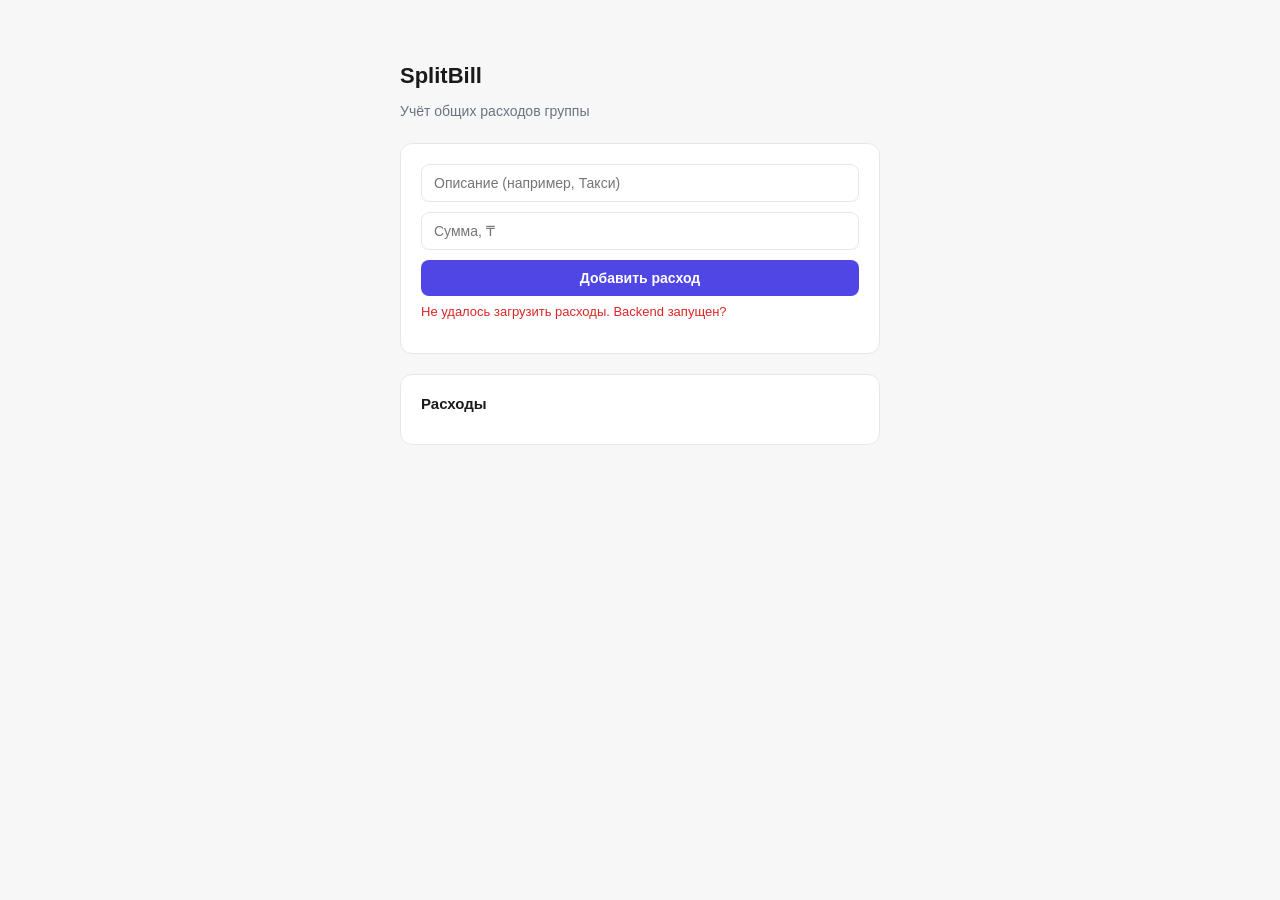
<file: frontend/index.html>
<!DOCTYPE html>
<html lang="ru">
<head>
<meta charset="UTF-8" />
<meta name="viewport" content="width=device-width, initial-scale=1.0" />
<title>SplitBill — Расходы группы</title>
<style>
  :root {
    --bg: #f7f7f8;
    --card: #ffffff;
    --text: #1a1a1a;
    --muted: #6b7280;
    --accent: #4f46e5;
    --accent-hover: #4338ca;
    --border: #e5e7eb;
    --error: #dc2626;
  }

  * { box-sizing: border-box; }

  body {
    margin: 0;
    font-family: -apple-system, "Segoe UI", Roboto, Arial, sans-serif;
    background: var(--bg);
    color: var(--text);
    min-height: 100vh;
    display: flex;
    justify-content: center;
    padding: 48px 16px;
  }

  .app {
    width: 100%;
    max-width: 480px;
  }

  h1 {
    font-size: 22px;
    font-weight: 700;
    margin-bottom: 4px;
  }

  .subtitle {
    color: var(--muted);
    font-size: 14px;
    margin-bottom: 24px;
  }

  .card {
    background: var(--card);
    border: 1px solid var(--border);
    border-radius: 12px;
    padding: 20px;
    margin-bottom: 20px;
  }

  .form-row {
    display: flex;
    gap: 10px;
    margin-bottom: 10px;
  }

  input {
    flex: 1;
    padding: 10px 12px;
    border: 1px solid var(--border);
    border-radius: 8px;
    font-size: 14px;
    outline: none;
    transition: border-color 0.15s;
  }

  input:focus {
    border-color: var(--accent);
  }

  button {
    width: 100%;
    padding: 10px;
    background: var(--accent);
    color: white;
    border: none;
    border-radius: 8px;
    font-size: 14px;
    font-weight: 600;
    cursor: pointer;
    transition: background 0.15s;
  }

  button:hover {
    background: var(--accent-hover);
  }

  .error {
    color: var(--error);
    font-size: 13px;
    margin-top: 8px;
    min-height: 16px;
  }

  .expenses-header {
    display: flex;
    justify-content: space-between;
    align-items: center;
    margin-bottom: 12px;
  }

  .expenses-header h2 {
    font-size: 15px;
    margin: 0;
  }

  .total {
    font-size: 13px;
    color: var(--muted);
  }

  ul {
    list-style: none;
    padding: 0;
    margin: 0;
  }

  li {
    display: flex;
    justify-content: space-between;
    align-items: center;
    padding: 12px 0;
    border-bottom: 1px solid var(--border);
  }

  li:last-child {
    border-bottom: none;
  }

  .desc {
    font-size: 14px;
  }

  .amount {
    font-size: 14px;
    font-weight: 600;
  }

  .empty {
    color: var(--muted);
    font-size: 14px;
    text-align: center;
    padding: 16px 0;
  }
</style>
</head>
<body>
  <div class="app">
    <h1>SplitBill</h1>
    <p class="subtitle">Учёт общих расходов группы</p>

    <div class="card">
      <form id="expense-form">
        <div class="form-row">
          <input type="text" id="description" placeholder="Описание (например, Такси)" required />
        </div>
        <div class="form-row">
          <input type="number" id="amount" placeholder="Сумма, ₸" min="0" step="0.01" required />
        </div>
        <button type="submit">Добавить расход</button>
      </form>
      <p class="error" id="error"></p>
    </div>

    <div class="card">
      <div class="expenses-header">
        <h2>Расходы</h2>
        <span class="total" id="total"></span>
      </div>
      <ul id="expense-list"></ul>
      <p class="empty" id="empty-state" style="display:none;">Пока нет расходов</p>
    </div>
  </div>

  <script src="app.js"></script>
</body>
</html>
</file>
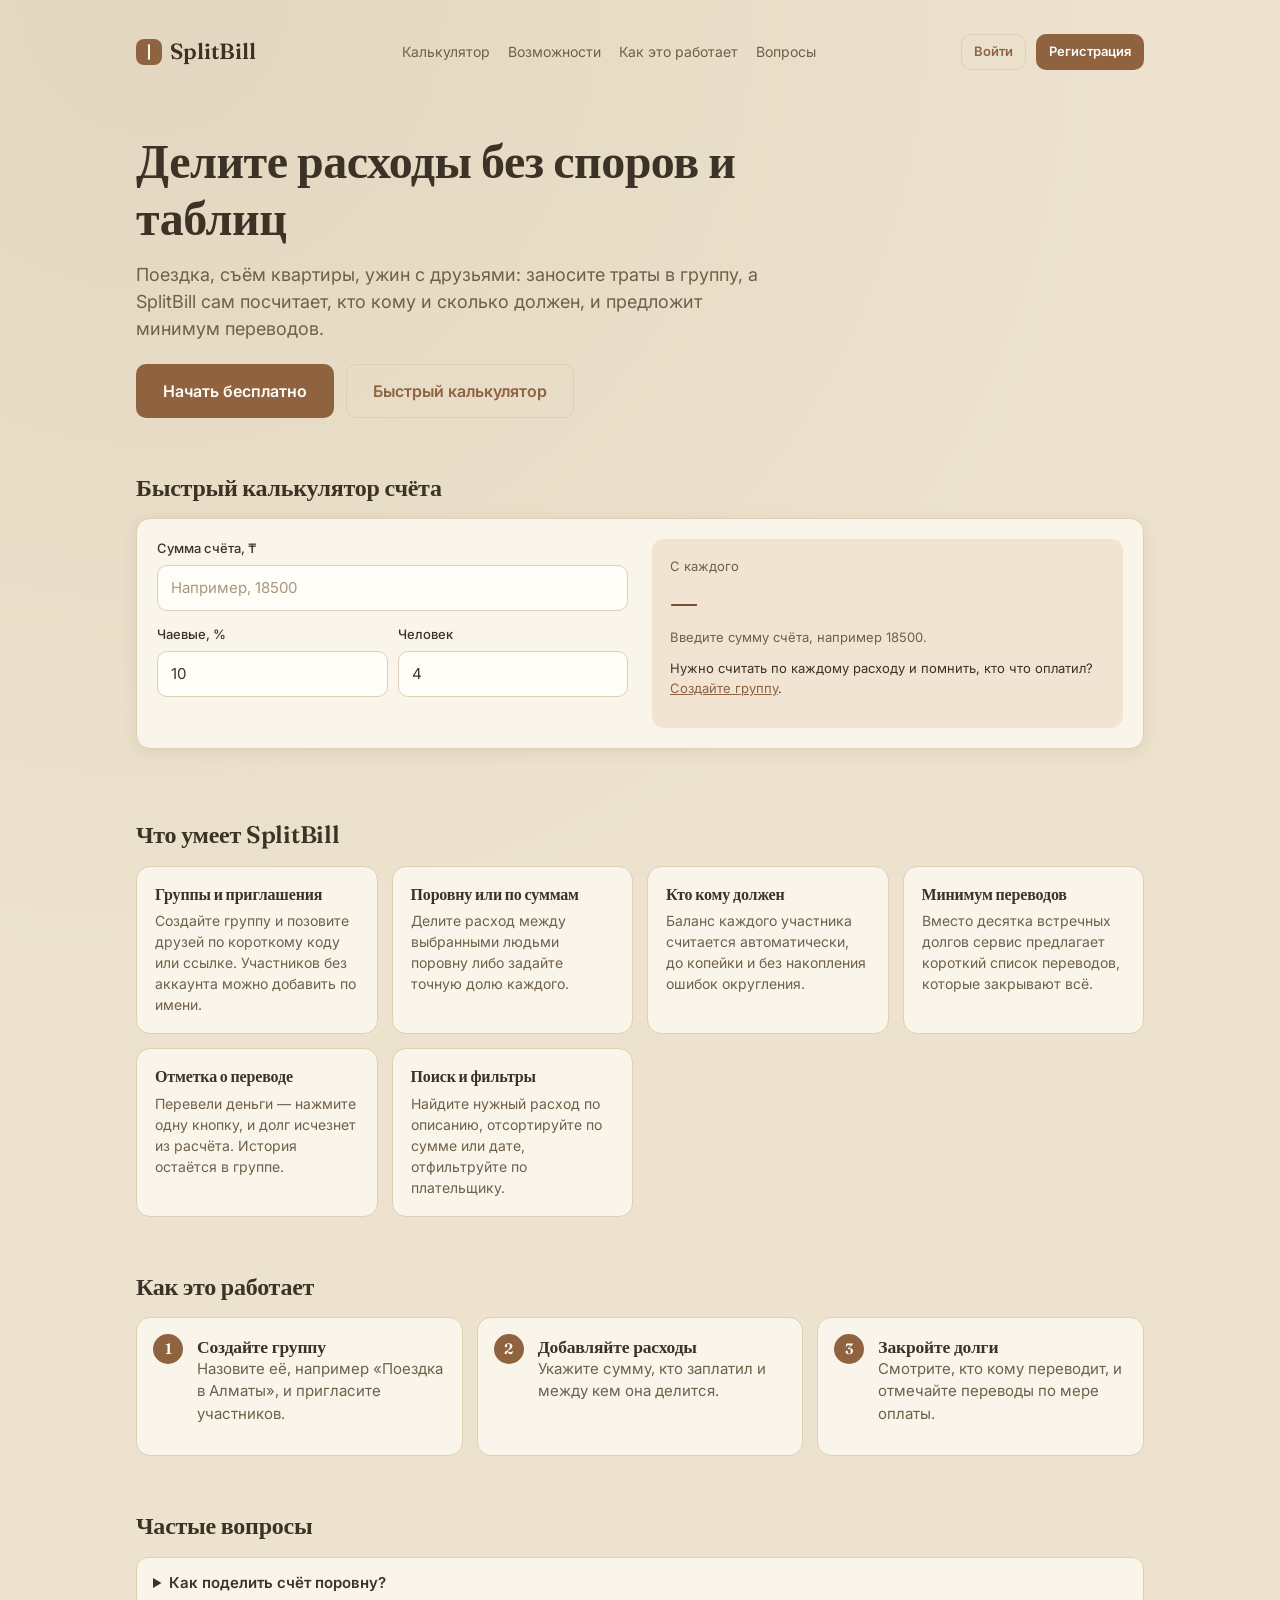
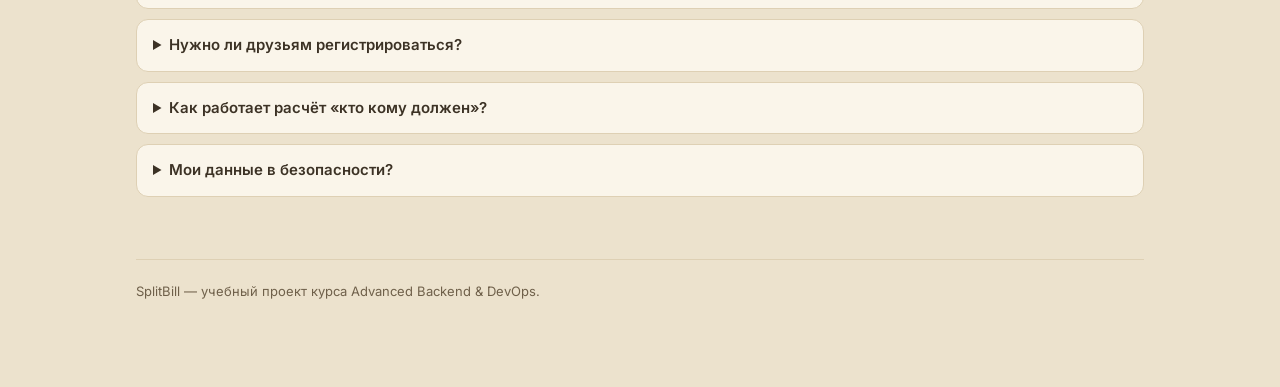
<file: public/index.html>
<!DOCTYPE html>
<html lang="ru">
<head>
<meta charset="UTF-8">
<meta name="viewport" content="width=device-width, initial-scale=1">
<meta name="theme-color" content="#ece2cd">
<link rel="icon" href="favicon.svg" type="image/svg+xml">
<link rel="preconnect" href="https://fonts.googleapis.com">
<link rel="preconnect" href="https://fonts.gstatic.com" crossorigin>
<link rel="stylesheet" href="https://fonts.googleapis.com/css2?family=Fraunces:opsz,wght@9..144,400;9..144,600&family=Inter:wght@400;500;600&display=swap">
<link rel="stylesheet" href="css/style.css">
<title>SplitBill — сервис для сплита счёта и учёта общих расходов</title>
<meta name="description" content="Бесплатный сервис для деления счёта и общих расходов в поездке, с друзьями и дома: группы, учёт, кто за что платил, расчёт «кто кому должен» и минимум переводов.">
<meta name="robots" content="index, follow">
<link rel="canonical" href="https://splitbill.example.com/">
<meta property="og:type" content="website">
<meta property="og:locale" content="ru_RU">
<meta property="og:site_name" content="SplitBill">
<meta property="og:title" content="SplitBill — делите расходы без споров">
<meta property="og:description" content="Группы, общие расходы, расчёт «кто кому должен» и минимум переводов. Бесплатно.">
<meta property="og:url" content="https://splitbill.example.com/">
<script type="application/ld+json">
{
  "@context": "https://schema.org",
  "@graph": [
    {
      "@type": "WebApplication",
      "name": "SplitBill",
      "url": "https://splitbill.example.com/",
      "applicationCategory": "FinanceApplication",
      "operatingSystem": "Any",
      "inLanguage": "ru",
      "description": "Сервис для сплита счёта и учёта общих расходов в группах.",
      "offers": { "@type": "Offer", "price": "0", "priceCurrency": "KZT" }
    },
    {
      "@type": "FAQPage",
      "mainEntity": [
        { "@type": "Question", "name": "Как поделить счёт поровну?", "acceptedAnswer": { "@type": "Answer", "text": "Введите сумму и число людей в калькуляторе на главной странице или создайте группу и отметьте участников расхода — сервис разделит сумму до копейки." } },
        { "@type": "Question", "name": "Нужно ли друзьям регистрироваться?", "acceptedAnswer": { "@type": "Answer", "text": "Нет. Участника можно добавить просто по имени. Если же друг зарегистрируется, он войдёт в группу по коду приглашения и увидит все расходы." } },
        { "@type": "Question", "name": "Как работает расчёт «кто кому должен»?", "acceptedAnswer": { "@type": "Answer", "text": "Сервис считает баланс каждого участника и предлагает минимальное число переводов, которые закрывают все долги." } }
      ]
    }
  ]
}
</script>
</head>
<body>
<div class="container wide">
  <header class="topbar">
    <a class="brand" href="index.html"><span class="brand-mark"></span>SplitBill</a>
    <nav class="nav-links" aria-label="Разделы">
      <a href="#calculator">Калькулятор</a>
      <a href="#features">Возможности</a>
      <a href="#how">Как это работает</a>
      <a href="#faq">Вопросы</a>
    </nav>
    <div class="right">
      <a class="btn btn-secondary btn-sm" id="nav-login" href="login.html">Войти</a>
      <a class="btn btn-sm" id="nav-register" href="register.html">Регистрация</a>
      <a class="btn btn-sm hidden" id="nav-app" href="groups.html">Мои группы</a>
    </div>
  </header>

  <main>
    <section class="hero">
      <h1>Делите расходы без споров и таблиц</h1>
      <p class="lead">Поездка, съём квартиры, ужин с друзьями: заносите траты в группу, а SplitBill сам посчитает, кто кому и сколько должен, и предложит минимум переводов.</p>
      <div class="actions">
        <a class="btn btn-lg" id="cta-primary" href="register.html">Начать бесплатно</a>
        <a class="btn btn-secondary btn-lg" href="#calculator">Быстрый калькулятор</a>
      </div>
    </section>

    <section class="section" id="calculator">
      <h2>Быстрый калькулятор счёта</h2>
      <div class="card calc">
        <div>
          <div class="field">
            <label class="label" for="calc-bill">Сумма счёта, ₸</label>
            <input class="input" id="calc-bill" inputmode="decimal" placeholder="Например, 18500" autocomplete="off">
          </div>
          <div class="row">
            <div class="field">
              <label class="label" for="calc-tip">Чаевые, %</label>
              <input class="input" id="calc-tip" type="number" min="0" max="100" value="10">
            </div>
            <div class="field">
              <label class="label" for="calc-people">Человек</label>
              <input class="input" id="calc-people" type="number" min="1" max="100" value="4">
            </div>
          </div>
        </div>
        <div class="calc-result" aria-live="polite">
          <div class="muted small">С каждого</div>
          <div class="big" id="calc-each">—</div>
          <p class="muted small" id="calc-note">Введите сумму счёта.</p>
          <p class="small">Нужно считать по каждому расходу и помнить, кто что оплатил? <a href="register.html">Создайте группу</a>.</p>
        </div>
      </div>
    </section>

    <section class="section" id="features">
      <h2>Что умеет SplitBill</h2>
      <div class="features">
        <article class="feature"><h3>Группы и приглашения</h3><p>Создайте группу и позовите друзей по короткому коду или ссылке. Участников без аккаунта можно добавить по имени.</p></article>
        <article class="feature"><h3>Поровну или по суммам</h3><p>Делите расход между выбранными людьми поровну либо задайте точную долю каждого.</p></article>
        <article class="feature"><h3>Кто кому должен</h3><p>Баланс каждого участника считается автоматически, до копейки и без накопления ошибок округления.</p></article>
        <article class="feature"><h3>Минимум переводов</h3><p>Вместо десятка встречных долгов сервис предлагает короткий список переводов, которые закрывают всё.</p></article>
        <article class="feature"><h3>Отметка о переводе</h3><p>Перевели деньги — нажмите одну кнопку, и долг исчезнет из расчёта. История остаётся в группе.</p></article>
        <article class="feature"><h3>Поиск и фильтры</h3><p>Найдите нужный расход по описанию, отсортируйте по сумме или дате, отфильтруйте по плательщику.</p></article>
      </div>
    </section>

    <section class="section" id="how">
      <h2>Как это работает</h2>
      <div class="steps">
        <div class="step"><h3>Создайте группу</h3><p class="muted">Назовите её, например «Поездка в Алматы», и пригласите участников.</p></div>
        <div class="step"><h3>Добавляйте расходы</h3><p class="muted">Укажите сумму, кто заплатил и между кем она делится.</p></div>
        <div class="step"><h3>Закройте долги</h3><p class="muted">Смотрите, кто кому переводит, и отмечайте переводы по мере оплаты.</p></div>
      </div>
    </section>

    <section class="section" id="faq">
      <h2>Частые вопросы</h2>
      <details><summary>Как поделить счёт поровну?</summary><p>Введите сумму и число людей в калькуляторе выше. Для регулярных трат создайте группу: отметьте участников расхода, и сервис разделит сумму до копейки.</p></details>
      <details><summary>Нужно ли друзьям регистрироваться?</summary><p>Нет. Участника можно добавить просто по имени. Если друг зарегистрируется, он войдёт в группу по коду приглашения и увидит все расходы.</p></details>
      <details><summary>Как работает расчёт «кто кому должен»?</summary><p>Для каждого участника считается разница между тем, что он заплатил, и суммой его долей. Затем сервис подбирает минимальный набор переводов, который обнуляет все балансы.</p></details>
      <details><summary>Мои данные в безопасности?</summary><p>Пароли хранятся только в виде хэша, доступ к группе есть только у её участников, а весь вводимый текст отображается как текст и не может выполнить код на странице.</p></details>
    </section>
  </main>

  <footer class="footer">SplitBill — учебный проект курса Advanced Backend &amp; DevOps.</footer>
</div>
<script src="js/common.js"></script>
<script src="js/index.js"></script>
</body>
</html>
</file>
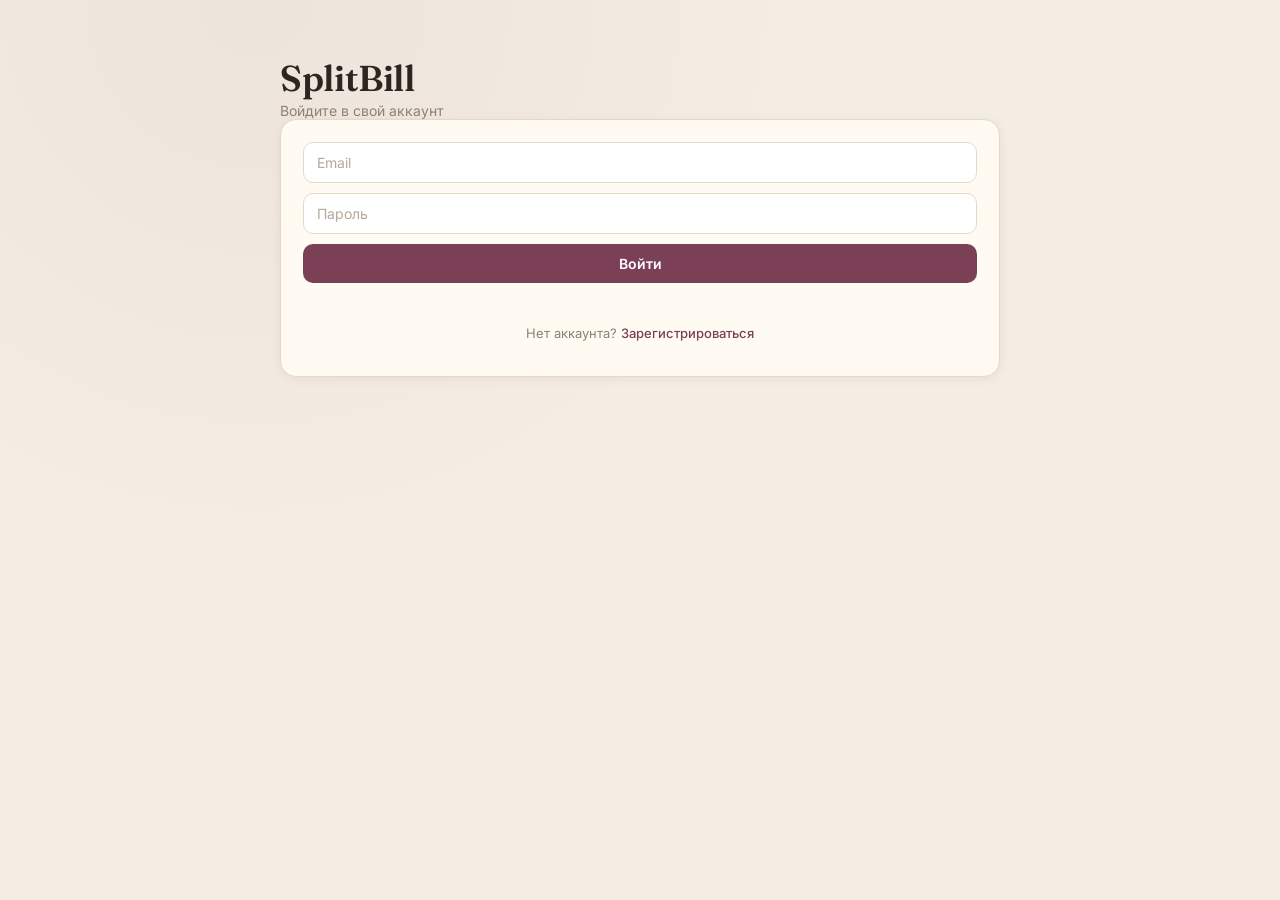
<file: frontend/login.html>
<!DOCTYPE html>
<html lang="ru">
<head>
<meta charset="UTF-8" />
<meta name="viewport" content="width=device-width, initial-scale=1.0" />
<title>Вход — SplitBill</title>
<link rel="stylesheet" href="style.css" />
</head>
<body>
  <div class="app">
    <h1>SplitBill</h1>
    <p class="subtitle">Войдите в свой аккаунт</p>

    <div class="card">
      <form id="login-form">
        <div class="form-row">
          <input type="email" id="email" placeholder="Email" required />
        </div>
        <div class="form-row">
          <input type="password" id="password" placeholder="Пароль" required />
        </div>
        <button type="submit">Войти</button>
      </form>
      <p class="error" id="error"></p>
      <p class="link-row">Нет аккаунта? <a href="register.html">Зарегистрироваться</a></p>
    </div>
  </div>

  <script src="js/auth.js"></script>
  <script src="js/login.js"></script>
</body>
</html>
</file>
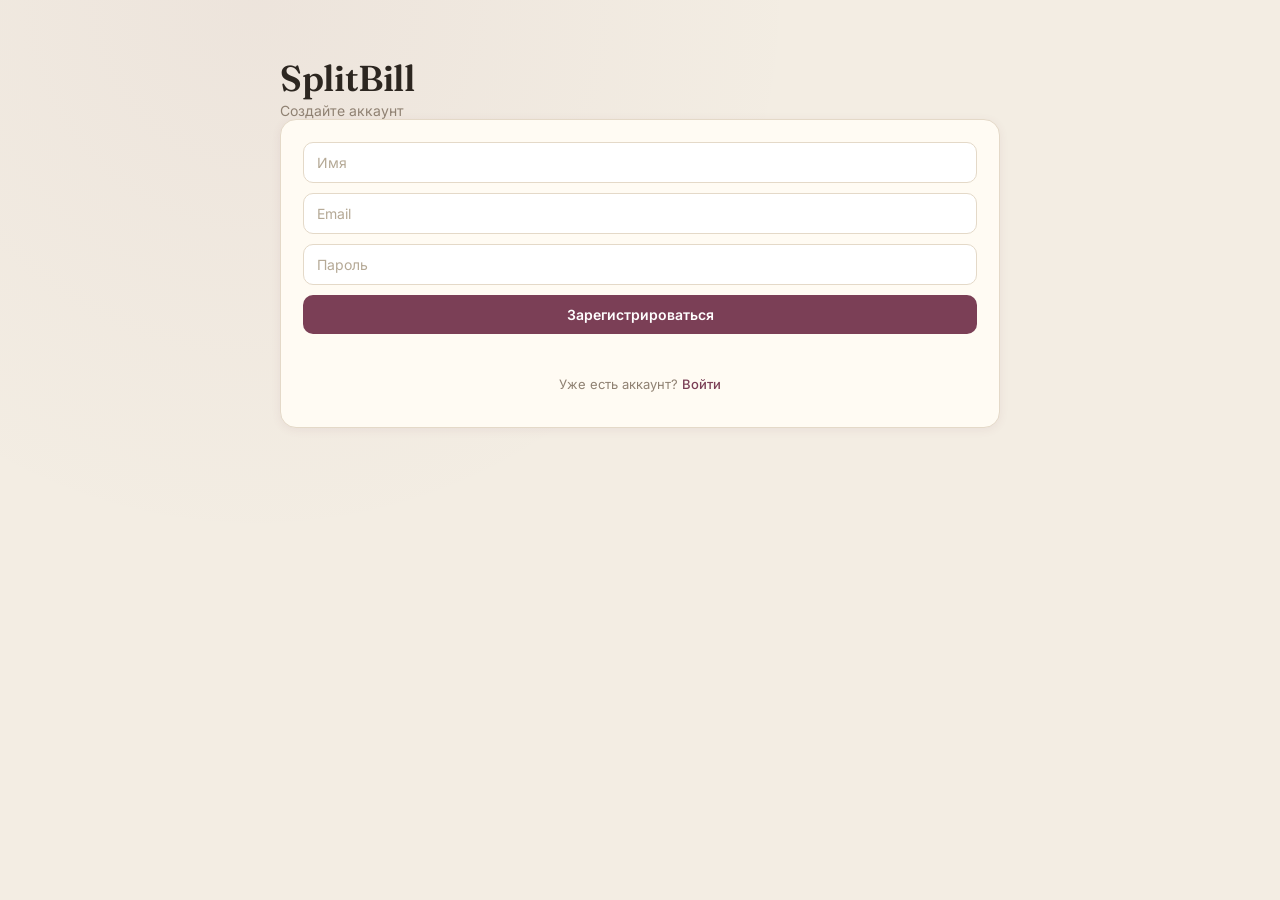
<file: frontend/register.html>
<!DOCTYPE html>
<html lang="ru">
<head>
<meta charset="UTF-8" />
<meta name="viewport" content="width=device-width, initial-scale=1.0" />
<title>Регистрация — SplitBill</title>
<link rel="stylesheet" href="style.css" />
</head>
<body>
  <div class="app">
    <h1>SplitBill</h1>
    <p class="subtitle">Создайте аккаунт</p>

    <div class="card">
      <form id="register-form">
        <div class="form-row">
          <input type="text" id="name" placeholder="Имя" required />
        </div>
        <div class="form-row">
          <input type="email" id="email" placeholder="Email" required />
        </div>
        <div class="form-row">
          <input type="password" id="password" placeholder="Пароль" required minlength="6" />
        </div>
        <button type="submit">Зарегистрироваться</button>
      </form>
      <p class="error" id="error"></p>
      <p class="link-row">Уже есть аккаунт? <a href="login.html">Войти</a></p>
    </div>
  </div>

  <script src="js/auth.js"></script>
  <script src="js/register.js"></script>
</body>
</html>
</file>
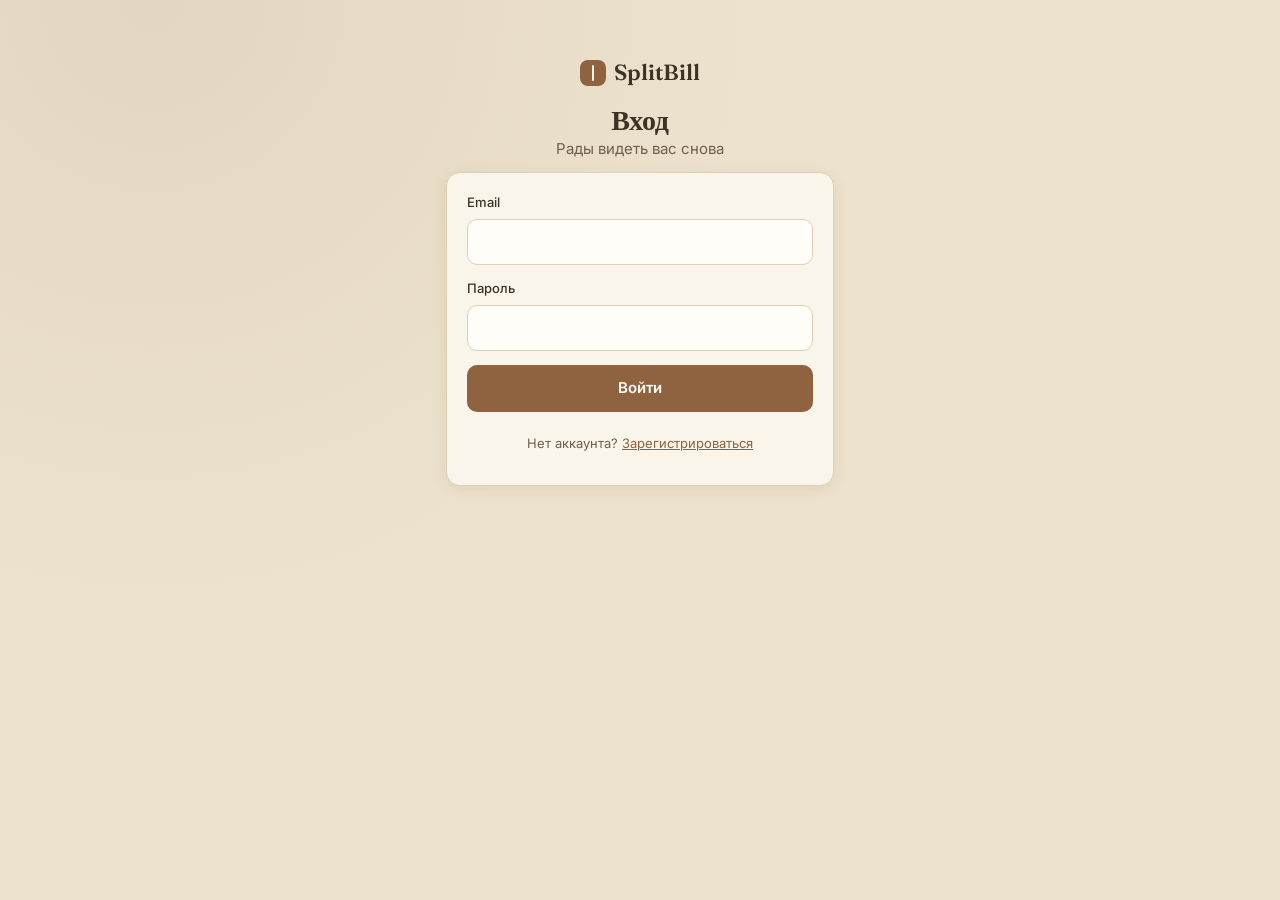
<file: public/admin.html>
<!DOCTYPE html>
<html lang="ru">
<head>
<meta charset="UTF-8">
<meta name="viewport" content="width=device-width, initial-scale=1">
<meta name="theme-color" content="#ece2cd">
<link rel="icon" href="favicon.svg" type="image/svg+xml">
<link rel="preconnect" href="https://fonts.googleapis.com">
<link rel="preconnect" href="https://fonts.gstatic.com" crossorigin>
<link rel="stylesheet" href="https://fonts.googleapis.com/css2?family=Fraunces:opsz,wght@9..144,400;9..144,600&family=Inter:wght@400;500;600&display=swap">
<link rel="stylesheet" href="css/style.css">
<title>Админ-панель — SplitBill</title>
<meta name="robots" content="noindex">
</head>
<body>
<div class="container wide">
  <header class="topbar">
    <a class="brand" href="groups.html"><span class="brand-mark"></span>SplitBill</a>
    <div class="right">
      <span class="muted small" id="user-name"></span>
      <a class="btn btn-secondary btn-sm" href="groups.html">К моим группам</a>
      <button class="btn btn-secondary btn-sm" id="logout-btn" type="button">Выйти</button>
    </div>
  </header>
  <main>
    <h1>Админ-панель</h1>
    <p class="muted">Управление пользователями и группами сервиса.</p>
    <div class="stats" id="stats"></div>
    <section class="card">
      <h2>Пользователи</h2>
      <div class="table-wrap"><table id="users-table"></table></div>
    </section>
    <section class="card">
      <h2>Группы</h2>
      <div class="table-wrap"><table id="groups-table"></table></div>
    </section>
  </main>
</div>
<script src="js/common.js"></script>
<script src="js/admin.js"></script>
</body>
</html>
</file>
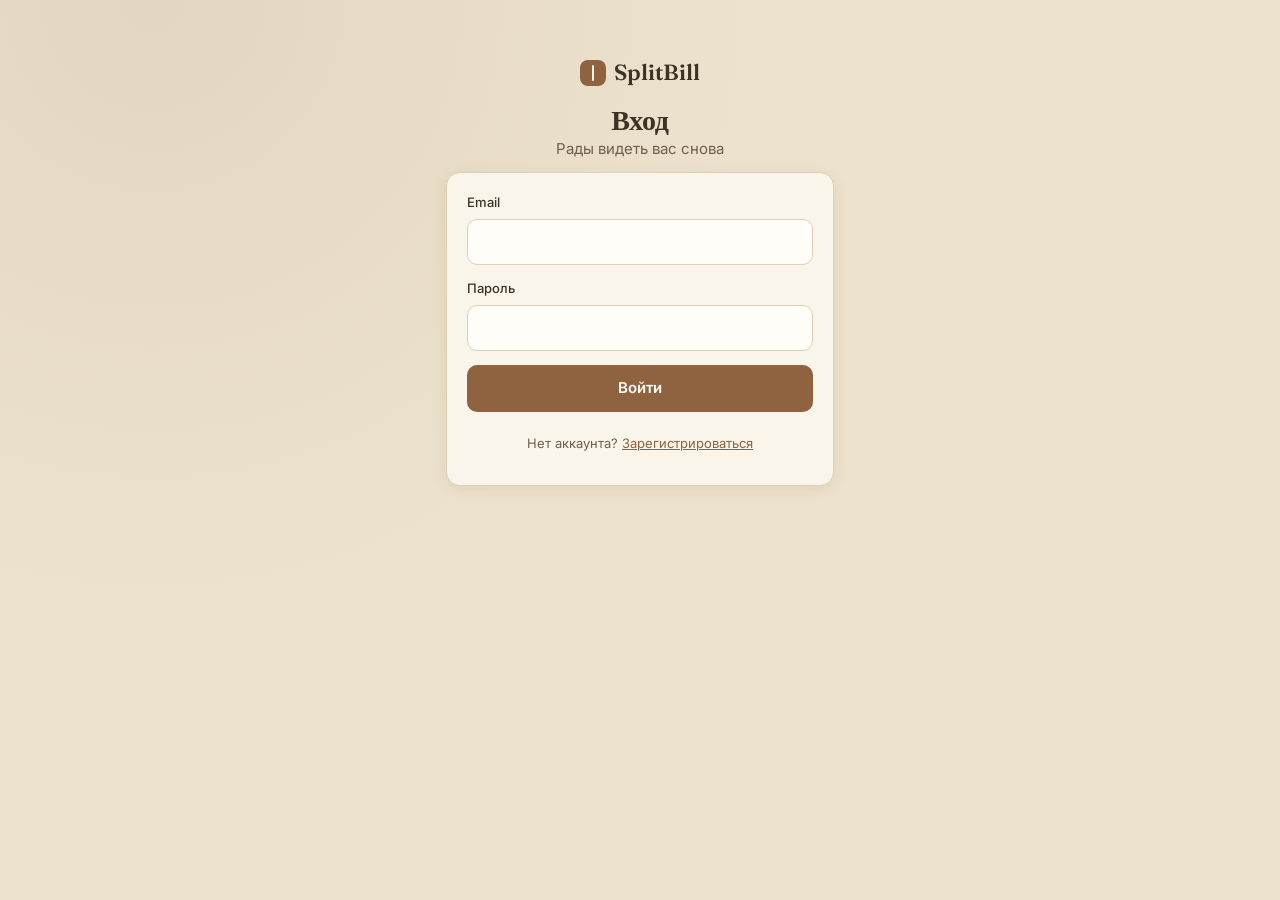
<file: public/group.html>
<!DOCTYPE html>
<html lang="ru">
<head>
<meta charset="UTF-8">
<meta name="viewport" content="width=device-width, initial-scale=1">
<meta name="theme-color" content="#ece2cd">
<link rel="icon" href="favicon.svg" type="image/svg+xml">
<link rel="preconnect" href="https://fonts.googleapis.com">
<link rel="preconnect" href="https://fonts.gstatic.com" crossorigin>
<link rel="stylesheet" href="https://fonts.googleapis.com/css2?family=Fraunces:opsz,wght@9..144,400;9..144,600&family=Inter:wght@400;500;600&display=swap">
<link rel="stylesheet" href="css/style.css">
<title>Группа — SplitBill</title>
<meta name="robots" content="noindex">
</head>
<body>
<div class="container">
  <header class="topbar">
    <a class="brand" href="groups.html"><span class="brand-mark"></span>SplitBill</a>
    <div class="right">
      <span class="muted small" id="user-name"></span>
      <a class="btn btn-secondary btn-sm hidden" id="admin-link" href="admin.html">Админ-панель</a>
      <button class="btn btn-secondary btn-sm" id="logout-btn" type="button">Выйти</button>
    </div>
  </header>

  <main>
    <a class="back" href="groups.html">← Все группы</a>
    <div class="title-row">
      <h1 id="group-title">Загрузка…</h1>
      <div class="invite">
        <span class="muted">Код приглашения:</span> <code id="invite-code">········</code>
        <button class="btn btn-secondary btn-sm" id="copy-code" type="button">Код</button>
        <button class="btn btn-secondary btn-sm" id="copy-link" type="button">Ссылка</button>
      </div>
    </div>

    <section class="card">
      <div class="card-head"><h2>Баланс</h2><span class="muted small" id="balance-total"></span></div>
      <ul class="list" id="balances"></ul>
      <div id="settlements"></div>
    </section>

    <section class="card">
      <h2>Новый расход</h2>
      <form id="expense-form" novalidate>
        <div class="field">
          <label class="label" for="description">Описание</label>
          <input class="input" id="description" maxlength="120" placeholder="Например, такси из аэропорта" autocomplete="off">
        </div>
        <div class="row">
          <div class="field">
            <label class="label" for="amount">Сумма, ₸</label>
            <input class="input" id="amount" inputmode="decimal" placeholder="1500" autocomplete="off">
          </div>
          <div class="field">
            <label class="label" for="spent_on">Дата</label>
            <input class="input" id="spent_on" type="date">
          </div>
        </div>
        <div class="field">
          <label class="label" for="paid_by">Кто заплатил</label>
          <select class="input" id="paid_by"></select>
        </div>
        <div class="field">
          <span class="label">Как делим</span>
          <div class="choice">
            <label><input type="radio" name="split" value="equal" checked> Поровну</label>
            <label><input type="radio" name="split" value="exact"> По суммам</label>
          </div>
          <div id="participants"></div>
          <div class="split-hint" id="split-hint"></div>
        </div>
        <button class="btn btn-block" type="submit">Добавить расход</button>
        <p class="form-error" id="expense-error" role="alert"></p>
      </form>
    </section>

    <section class="card">
      <div class="card-head"><h2>История</h2><span class="muted small" id="expenses-total"></span></div>
      <div class="filters">
        <input class="input" id="search" type="search" placeholder="Поиск по описанию" aria-label="Поиск по описанию">
        <select class="input" id="filter-payer" aria-label="Фильтр по плательщику"></select>
        <select class="input" id="sort" aria-label="Сортировка">
          <option value="date_desc">Сначала новые</option>
          <option value="date_asc">Сначала старые</option>
          <option value="amount_desc">Дороже сначала</option>
          <option value="amount_asc">Дешевле сначала</option>
        </select>
      </div>
      <ul class="list" id="expense-list"></ul>
      <div class="pager">
        <button class="btn btn-secondary btn-sm" id="prev" type="button">← Назад</button>
        <span class="muted small" id="page-info"></span>
        <button class="btn btn-secondary btn-sm" id="next" type="button">Вперёд →</button>
      </div>
    </section>

    <section class="card">
      <div class="card-head"><h2>Участники</h2><span class="muted small" id="members-count"></span></div>
      <ul class="list" id="member-list"></ul>
      <form id="member-form" class="row" novalidate>
        <div class="field">
          <label class="label" for="member-name">Добавить участника без аккаунта</label>
          <input class="input" id="member-name" maxlength="60" placeholder="Имя, например Аружан" autocomplete="off">
        </div>
        <button class="btn btn-secondary" type="submit">Добавить</button>
      </form>
    </section>

    <p class="center hidden" id="danger-zone"><button class="link-btn danger" id="delete-group" type="button">Удалить группу</button></p>
  </main>
</div>
<script src="js/common.js"></script>
<script src="js/group.js"></script>
</body>
</html>
</file>
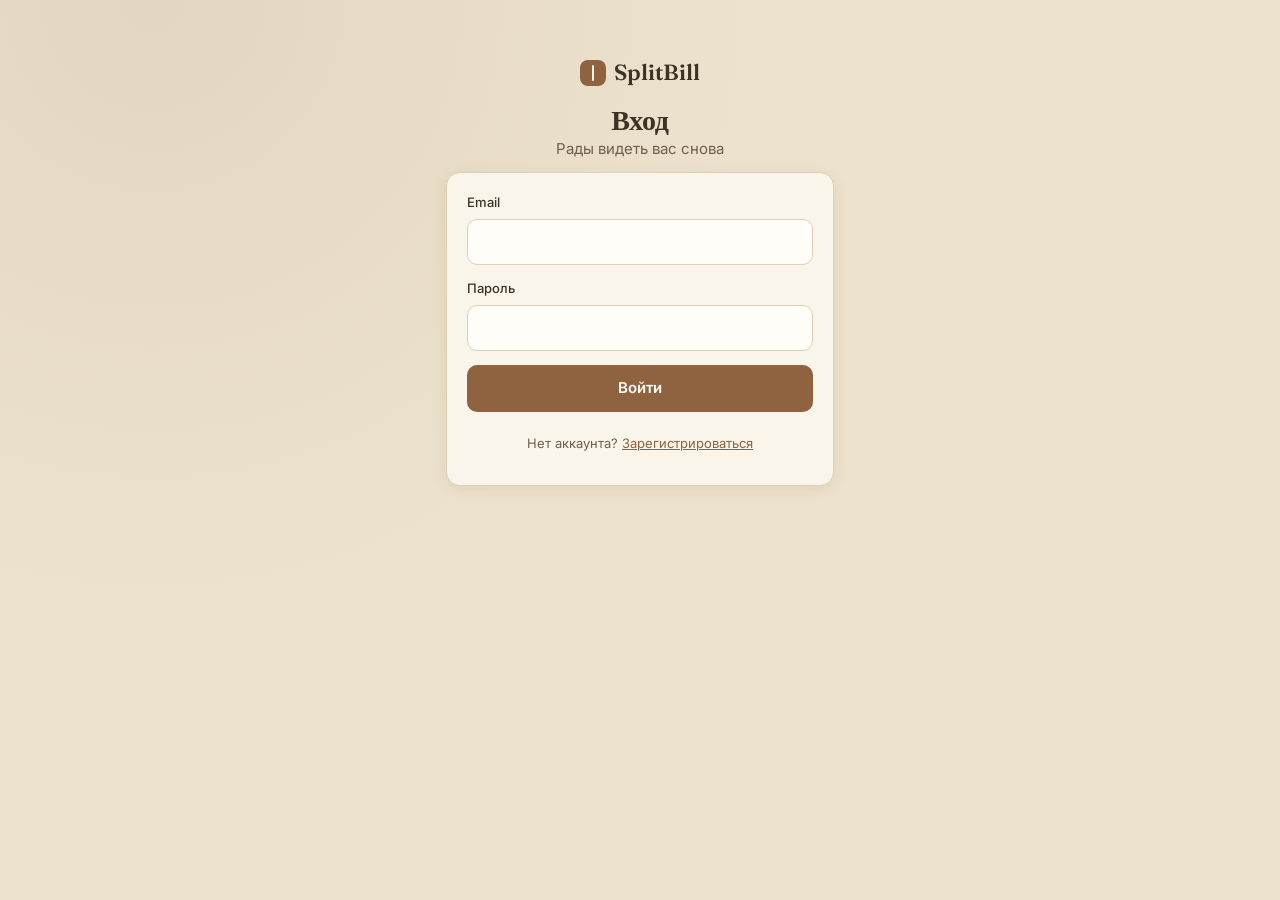
<file: public/groups.html>
<!DOCTYPE html>
<html lang="ru">
<head>
<meta charset="UTF-8">
<meta name="viewport" content="width=device-width, initial-scale=1">
<meta name="theme-color" content="#ece2cd">
<link rel="icon" href="favicon.svg" type="image/svg+xml">
<link rel="preconnect" href="https://fonts.googleapis.com">
<link rel="preconnect" href="https://fonts.gstatic.com" crossorigin>
<link rel="stylesheet" href="https://fonts.googleapis.com/css2?family=Fraunces:opsz,wght@9..144,400;9..144,600&family=Inter:wght@400;500;600&display=swap">
<link rel="stylesheet" href="css/style.css">
<title>Мои группы — SplitBill</title>
<meta name="robots" content="noindex">
</head>
<body>
<div class="container">
  <header class="topbar">
    <a class="brand" href="groups.html"><span class="brand-mark"></span>SplitBill</a>
    <div class="right">
      <span class="muted small" id="user-name"></span>
      <a class="btn btn-secondary btn-sm hidden" id="admin-link" href="admin.html">Админ-панель</a>
      <button class="btn btn-secondary btn-sm" id="logout-btn" type="button">Выйти</button>
    </div>
  </header>

  <main>
    <h1>Мои группы</h1>
    <p class="muted">Группа — это поездка, квартира или компания, где вы делите расходы.</p>

    <section class="card">
      <h2>Новая группа</h2>
      <form id="create-form" class="row" novalidate>
        <div class="field">
          <label class="label" for="group-name">Название</label>
          <input class="input" id="group-name" maxlength="80" placeholder="Например, Поездка в Алматы" required>
        </div>
        <button class="btn" type="submit">Создать</button>
      </form>
      <p class="form-error" id="create-error" role="alert"></p>
    </section>

    <section class="card">
      <h2>Войти по коду приглашения</h2>
      <form id="join-form" class="row" novalidate>
        <div class="field">
          <label class="label" for="join-code">Код из 8 символов</label>
          <input class="input" id="join-code" maxlength="8" placeholder="K7M2QX9A" autocomplete="off" required>
        </div>
        <button class="btn btn-secondary" type="submit">Войти в группу</button>
      </form>
      <p class="form-error" id="join-error" role="alert"></p>
    </section>

    <section>
      <div id="group-list"></div>
    </section>
  </main>
</div>
<script src="js/common.js"></script>
<script src="js/groups.js"></script>
</body>
</html>
</file>
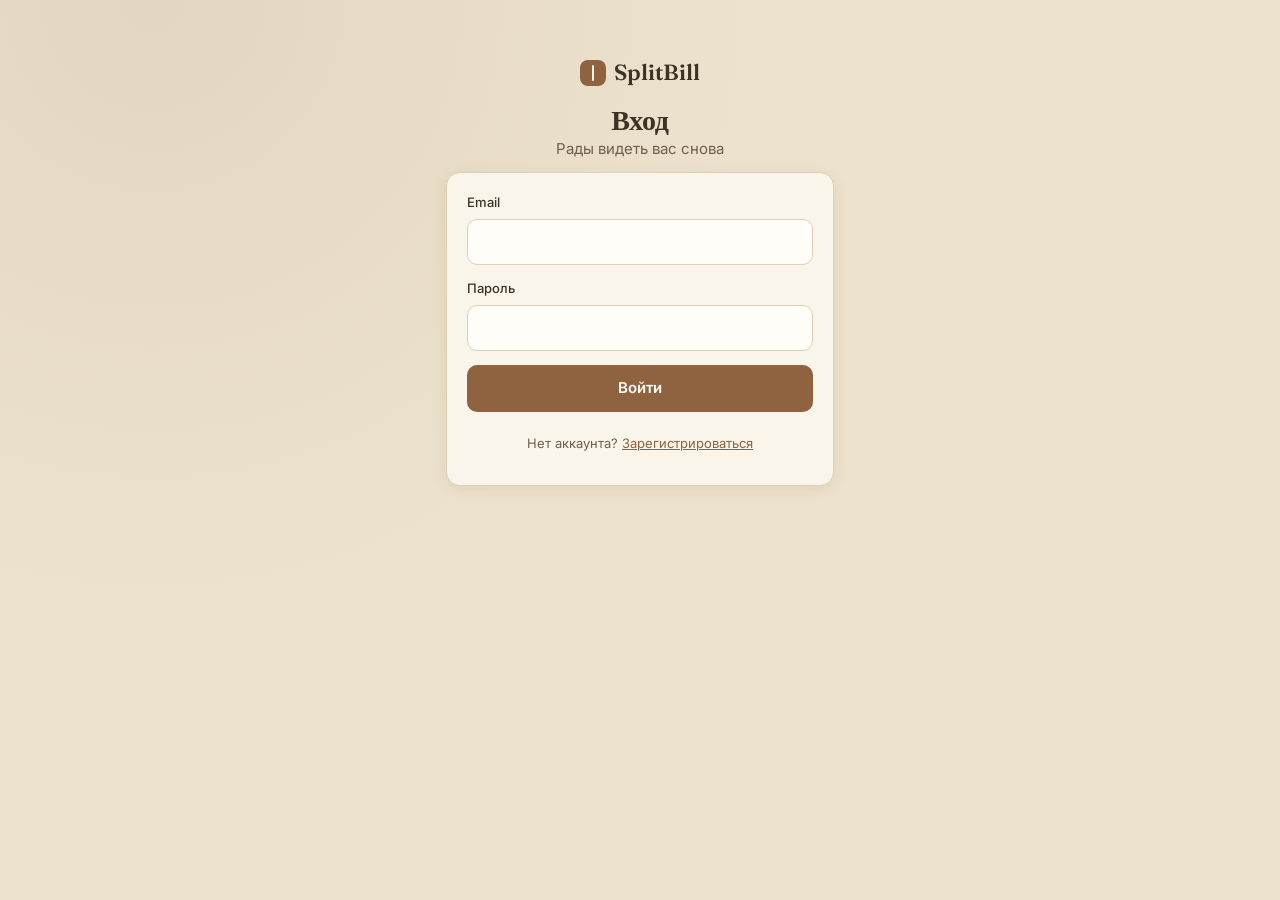
<file: public/login.html>
<!DOCTYPE html>
<html lang="ru">
<head>
<meta charset="UTF-8">
<meta name="viewport" content="width=device-width, initial-scale=1">
<meta name="theme-color" content="#ece2cd">
<link rel="icon" href="favicon.svg" type="image/svg+xml">
<link rel="preconnect" href="https://fonts.googleapis.com">
<link rel="preconnect" href="https://fonts.gstatic.com" crossorigin>
<link rel="stylesheet" href="https://fonts.googleapis.com/css2?family=Fraunces:opsz,wght@9..144,400;9..144,600&family=Inter:wght@400;500;600&display=swap">
<link rel="stylesheet" href="css/style.css">
<title>Вход — SplitBill</title>
<meta name="robots" content="noindex">
</head>
<body>
<main class="container narrow">
  <p class="center"><a class="brand" href="index.html"><span class="brand-mark"></span>SplitBill</a></p>
  <h1 class="center">Вход</h1>
  <p class="muted center">Рады видеть вас снова</p>
  <form class="card" id="login-form" novalidate>
    <div class="field">
      <label class="label" for="email">Email</label>
      <input class="input" id="email" name="email" type="email" autocomplete="email" required>
    </div>
    <div class="field">
      <label class="label" for="password">Пароль</label>
      <input class="input" id="password" name="password" type="password" autocomplete="current-password" required>
    </div>
    <button class="btn btn-block" type="submit">Войти</button>
    <p class="form-error" id="form-error" role="alert"></p>
    <p class="center small muted">Нет аккаунта? <a href="register.html">Зарегистрироваться</a></p>
  </form>
</main>
<script src="js/common.js"></script>
<script src="js/login.js"></script>
</body>
</html>
</file>
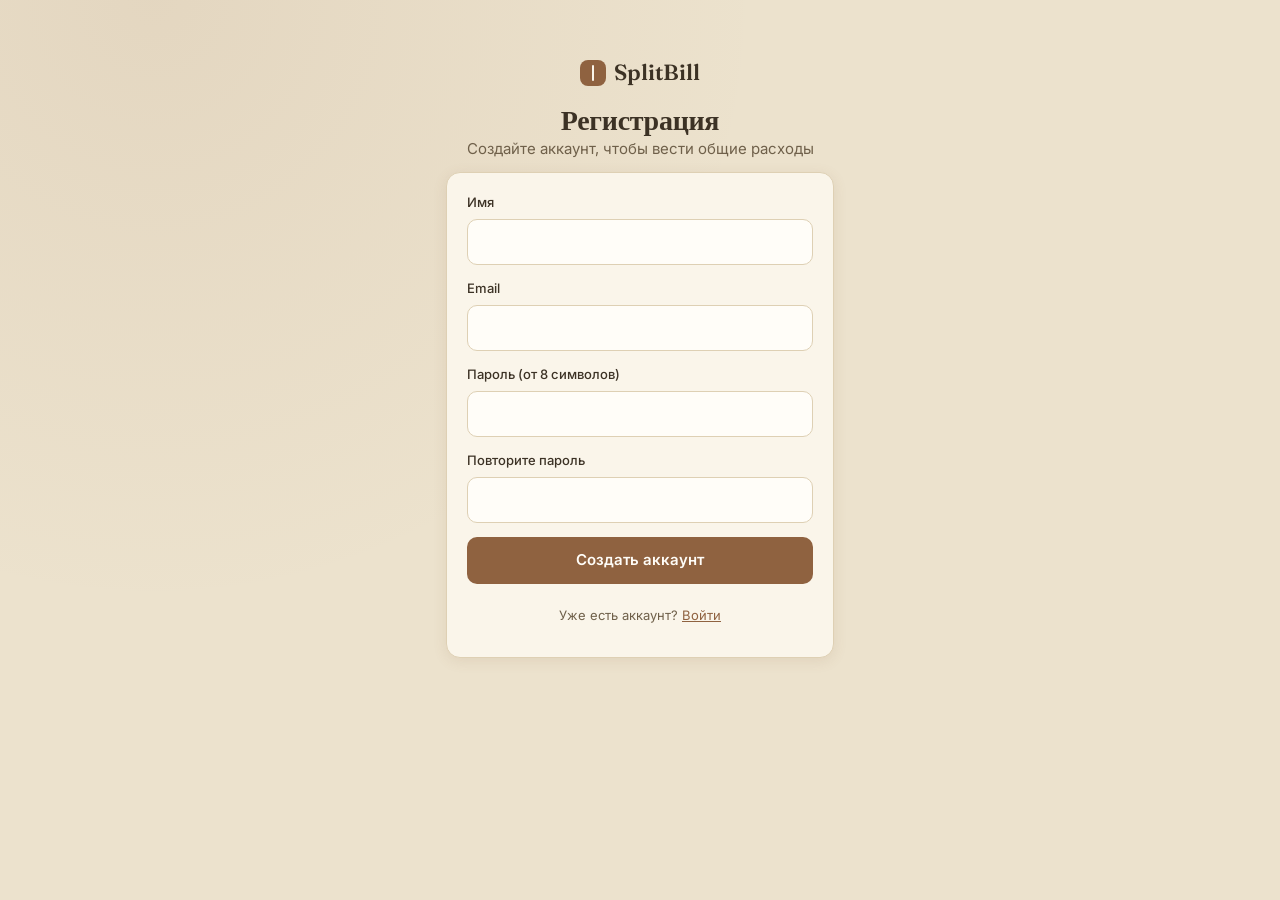
<file: public/register.html>
<!DOCTYPE html>
<html lang="ru">
<head>
<meta charset="UTF-8">
<meta name="viewport" content="width=device-width, initial-scale=1">
<meta name="theme-color" content="#ece2cd">
<link rel="icon" href="favicon.svg" type="image/svg+xml">
<link rel="preconnect" href="https://fonts.googleapis.com">
<link rel="preconnect" href="https://fonts.gstatic.com" crossorigin>
<link rel="stylesheet" href="https://fonts.googleapis.com/css2?family=Fraunces:opsz,wght@9..144,400;9..144,600&family=Inter:wght@400;500;600&display=swap">
<link rel="stylesheet" href="css/style.css">
<title>Регистрация — SplitBill</title>
<meta name="robots" content="noindex">
</head>
<body>
<main class="container narrow">
  <p class="center"><a class="brand" href="index.html"><span class="brand-mark"></span>SplitBill</a></p>
  <h1 class="center">Регистрация</h1>
  <p class="muted center">Создайте аккаунт, чтобы вести общие расходы</p>
  <form class="card" id="register-form" novalidate>
    <div class="field">
      <label class="label" for="name">Имя</label>
      <input class="input" id="name" name="name" autocomplete="name" maxlength="60" required>
    </div>
    <div class="field">
      <label class="label" for="email">Email</label>
      <input class="input" id="email" name="email" type="email" autocomplete="email" required>
    </div>
    <div class="field">
      <label class="label" for="password">Пароль (от 8 символов)</label>
      <input class="input" id="password" name="password" type="password" autocomplete="new-password" required>
    </div>
    <div class="field">
      <label class="label" for="password2">Повторите пароль</label>
      <input class="input" id="password2" name="password2" type="password" autocomplete="new-password" required>
    </div>
    <button class="btn btn-block" type="submit">Создать аккаунт</button>
    <p class="form-error" id="form-error" role="alert"></p>
    <p class="center small muted">Уже есть аккаунт? <a href="login.html">Войти</a></p>
  </form>
</main>
<script src="js/common.js"></script>
<script src="js/register.js"></script>
</body>
</html>
</file>
<file: public/css/style.css>
/* SplitBill — уютная бежевая тема. Шрифты подключаются в <head> каждой страницы. */
:root {
  --bg: #ece2cd;
  --surface: #faf5ea;
  --ink: #3c3225;
  --muted: #6f604a;
  --accent: #8f6240;
  --accent-hover: #755030;
  --accent-soft: #f1e4d2;
  --sage: #56704a;
  --sage-soft: #e4ead9;
  --border: #ded0b4;
  --danger: #ad5440;
  --danger-soft: #f6e1da;
  --radius: 14px;
  --shadow: 0 3px 14px rgba(143, 98, 64, 0.12);
  --font-body: "Inter", system-ui, -apple-system, "Segoe UI", Roboto, sans-serif;
  --font-head: "Fraunces", Georgia, "Times New Roman", serif;
}

* { box-sizing: border-box; }
html { -webkit-text-size-adjust: 100%; }

body {
  margin: 0;
  font-family: var(--font-body);
  font-size: 15px;
  line-height: 1.5;
  color: var(--ink);
  background: var(--bg);
  background-image: radial-gradient(circle at 12% 0%, rgba(143, 98, 64, 0.09), transparent 42%);
  min-height: 100vh;
}

h1, h2, h3 { font-family: var(--font-head); font-weight: 600; line-height: 1.2; margin: 0; letter-spacing: -0.01em; }
h1 { font-size: 28px; }
h2 { font-size: 18px; }
p { margin: 0 0 12px; }
a { color: var(--accent); }
code { background: var(--accent-soft); padding: 2px 8px; border-radius: 6px; font-size: 14px; letter-spacing: 0.08em; }
.muted { color: var(--muted); }
.small { font-size: 13px; }
.grow { flex: 1; min-width: 0; }
.hidden { display: none !important; }
.center { text-align: center; }

:focus-visible { outline: 3px solid rgba(143, 98, 64, 0.45); outline-offset: 2px; }

/* ---------- Каркас ---------- */
.container { max-width: 720px; margin: 0 auto; padding: 20px 16px 64px; }
.container.narrow { max-width: 420px; padding-top: 56px; }
.container.wide { max-width: 1040px; }

.topbar { display: flex; align-items: center; justify-content: space-between; gap: 12px; padding: 14px 0; flex-wrap: wrap; }
.topbar .right { display: flex; align-items: center; gap: 10px; flex-wrap: wrap; }
.brand { font-family: var(--font-head); font-size: 22px; font-weight: 600; color: var(--ink); text-decoration: none; display: inline-flex; align-items: center; gap: 8px; }
.brand-mark { width: 26px; height: 26px; border-radius: 8px; background: var(--accent); position: relative; display: inline-block; }
.brand-mark::after { content: ""; position: absolute; left: 50%; top: 5px; bottom: 5px; width: 2px; background: var(--surface); transform: translateX(-50%); border-radius: 2px; }
.nav-links { display: flex; gap: 18px; align-items: center; }
.nav-links a { color: var(--muted); text-decoration: none; font-size: 14px; }
.nav-links a:hover { color: var(--accent); }
.back { display: inline-block; margin: 4px 0 14px; text-decoration: none; font-size: 14px; }

.card {
  background: var(--surface);
  border: 1px solid var(--border);
  border-radius: var(--radius);
  padding: 20px;
  margin-bottom: 16px;
  box-shadow: var(--shadow);
}
.card > h2 { margin-bottom: 14px; }
.card-head { display: flex; justify-content: space-between; align-items: baseline; gap: 12px; margin-bottom: 12px; flex-wrap: wrap; }
.card-head h2 { margin: 0; }

/* ---------- Формы ---------- */
.field { margin-bottom: 14px; }
.label { display: block; font-size: 13px; font-weight: 500; margin-bottom: 6px; }
.input, select.input {
  width: 100%;
  padding: 11px 13px;
  border: 1px solid var(--border);
  border-radius: 10px;
  background: #fffdf8;
  color: var(--ink);
  font: inherit;
}
.input::placeholder { color: #a8987e; }
.input:focus { outline: none; border-color: var(--accent); box-shadow: 0 0 0 3px var(--accent-soft); }
.row { display: flex; gap: 10px; align-items: flex-end; }
.row > .field { flex: 1; min-width: 0; margin-bottom: 14px; }
.form-error { color: var(--danger); font-size: 13px; min-height: 18px; margin: 4px 0 0; }

.btn {
  display: inline-block;
  padding: 11px 18px;
  border: 1px solid transparent;
  border-radius: 10px;
  background: var(--accent);
  color: #fffdf8;
  font: inherit;
  font-weight: 600;
  cursor: pointer;
  text-align: center;
  text-decoration: none;
  transition: background 0.15s, transform 0.1s;
}
.btn:hover { background: var(--accent-hover); }
.btn:active { transform: scale(0.99); }
.btn[disabled] { opacity: 0.6; cursor: wait; }
.btn-block { display: block; width: 100%; }
.btn-secondary { background: transparent; color: var(--accent); border-color: var(--border); }
.btn-secondary:hover { background: var(--accent-soft); }
.btn-sm { padding: 7px 12px; font-size: 13px; }
.btn-lg { padding: 14px 26px; font-size: 16px; }
.link-btn { background: none; border: none; padding: 0; font: inherit; font-size: 13px; color: var(--accent); cursor: pointer; text-decoration: underline; }
.link-btn.danger { color: var(--danger); }

.choice { display: flex; gap: 8px; margin-bottom: 10px; }
.choice label { flex: 1; text-align: center; padding: 9px; border: 1px solid var(--border); border-radius: 10px; cursor: pointer; font-size: 14px; background: #fffdf8; }
.choice input { position: absolute; opacity: 0; pointer-events: none; }
.choice label:has(input:checked) { background: var(--accent-soft); border-color: var(--accent); font-weight: 600; }
.choice label:has(input:focus-visible) { outline: 3px solid rgba(143, 98, 64, 0.45); }

.participant { display: flex; align-items: center; justify-content: space-between; gap: 10px; padding: 6px 0; }
.participant label { display: flex; align-items: center; gap: 8px; cursor: pointer; }
.share-input { display: none; width: 120px; padding: 7px 10px; }
.exact .share-input { display: block; }
.split-hint { font-size: 13px; margin-top: 6px; color: var(--muted); min-height: 18px; }
.split-hint.ok { color: var(--sage); }
.split-hint.bad { color: var(--danger); }

/* ---------- Списки ---------- */
.list { list-style: none; margin: 0; padding: 0; }
.list-item { display: flex; justify-content: space-between; align-items: flex-start; gap: 14px; padding: 12px 0; border-bottom: 1px solid var(--border); }
.list-item:last-child { border-bottom: none; }
.item-title { font-weight: 500; overflow-wrap: anywhere; }
.right { text-align: right; flex-shrink: 0; }
.amount { font-family: var(--font-head); font-weight: 600; font-size: 16px; white-space: nowrap; }
.amount.pos { color: var(--sage); }
.amount.neg { color: var(--danger); }
.pill { display: inline-block; padding: 2px 9px; border-radius: 999px; background: var(--accent-soft); color: var(--accent-hover); font-size: 12px; font-weight: 600; margin-left: 6px; vertical-align: middle; }
.pill.sage { background: var(--sage-soft); color: var(--sage); }
.empty { color: var(--muted); text-align: center; padding: 18px 0; margin: 0; }

.settlement { display: flex; justify-content: space-between; align-items: center; gap: 10px; padding: 10px 12px; background: var(--sage-soft); border-radius: 10px; margin-top: 8px; flex-wrap: wrap; }
.filters { display: grid; grid-template-columns: 2fr 1fr 1fr; gap: 10px; margin-bottom: 8px; }
.pager { display: flex; justify-content: space-between; align-items: center; margin-top: 12px; }

.group-card { display: block; padding: 16px; margin-bottom: 10px; background: #fffdf8; border: 1px solid var(--border); border-radius: 12px; text-decoration: none; color: inherit; transition: border-color 0.15s, transform 0.1s; }
.group-card:hover { border-color: var(--accent); transform: translateY(-1px); }
.group-card .group-name { font-family: var(--font-head); font-weight: 600; font-size: 17px; margin-bottom: 2px; }

.title-row { display: flex; justify-content: space-between; align-items: flex-end; gap: 14px; flex-wrap: wrap; margin-bottom: 16px; }
.invite { display: flex; align-items: center; gap: 8px; flex-wrap: wrap; font-size: 14px; }

/* ---------- Таблицы (админка) ---------- */
.table-wrap { overflow-x: auto; }
table { width: 100%; border-collapse: collapse; font-size: 14px; }
th, td { text-align: left; padding: 9px 10px; border-bottom: 1px solid var(--border); white-space: nowrap; }
th { font-size: 12px; text-transform: uppercase; letter-spacing: 0.04em; color: var(--muted); }
.stats { display: grid; grid-template-columns: repeat(3, 1fr); gap: 12px; margin-bottom: 16px; }
.stat { background: var(--surface); border: 1px solid var(--border); border-radius: var(--radius); padding: 16px; text-align: center; }
.stat b { display: block; font-family: var(--font-head); font-size: 28px; }

/* ---------- Уведомления ---------- */
.toasts { position: fixed; left: 50%; bottom: 18px; transform: translateX(-50%); display: flex; flex-direction: column; gap: 8px; z-index: 50; width: min(92vw, 420px); }
.toast { background: var(--ink); color: #fffdf8; padding: 11px 16px; border-radius: 10px; font-size: 14px; box-shadow: var(--shadow); }
.toast.error { background: var(--danger); }

/* ---------- Лендинг ---------- */
.hero { padding: 48px 0 28px; max-width: 640px; }
.hero h1 { font-size: clamp(32px, 6vw, 48px); margin-bottom: 14px; }
.hero p.lead { font-size: 18px; color: var(--muted); margin-bottom: 22px; }
.hero .actions { display: flex; gap: 12px; flex-wrap: wrap; }
.section { padding: 28px 0; }
.section > h2 { font-size: 24px; margin-bottom: 16px; }
.features { display: grid; grid-template-columns: repeat(auto-fit, minmax(220px, 1fr)); gap: 14px; }
.feature { background: var(--surface); border: 1px solid var(--border); border-radius: var(--radius); padding: 18px; }
.feature h3 { font-size: 16px; margin-bottom: 6px; }
.feature p { color: var(--muted); font-size: 14px; margin: 0; }
.steps { counter-reset: step; display: grid; grid-template-columns: repeat(auto-fit, minmax(220px, 1fr)); gap: 14px; }
.step { position: relative; padding: 18px 18px 18px 60px; background: var(--surface); border: 1px solid var(--border); border-radius: var(--radius); }
.step::before { counter-increment: step; content: counter(step); position: absolute; left: 16px; top: 16px; width: 30px; height: 30px; border-radius: 50%; background: var(--accent); color: #fffdf8; display: grid; place-items: center; font-family: var(--font-head); font-weight: 600; }
.calc { display: grid; grid-template-columns: 1fr 1fr; gap: 24px; align-items: start; }
.calc-result { background: var(--accent-soft); border-radius: 12px; padding: 18px; }
.calc-result .big { font-family: var(--font-head); font-size: 34px; font-weight: 600; color: var(--accent-hover); }
details { background: var(--surface); border: 1px solid var(--border); border-radius: 12px; padding: 14px 16px; margin-bottom: 10px; }
summary { cursor: pointer; font-weight: 600; }
details p { margin: 10px 0 0; color: var(--muted); }
.footer { border-top: 1px solid var(--border); padding: 22px 0; margin-top: 24px; color: var(--muted); font-size: 13px; }

/* ---------- Мобильная версия ---------- */
@media (max-width: 600px) {
  body { font-size: 16px; }
  h1 { font-size: 24px; }
  .row { flex-direction: column; align-items: stretch; gap: 0; }
  .filters { grid-template-columns: 1fr; }
  .calc { grid-template-columns: 1fr; }
  .stats { grid-template-columns: 1fr; }
  .nav-links { display: none; }
  .list-item { flex-direction: column; gap: 6px; }
  .right { text-align: left; }
}
</file>
<file: frontend/style.css>
@import url('https://fonts.googleapis.com/css2?family=Fraunces:opsz,wght@9..144,400;9..144,600&family=Inter:wght@400;500;600;700&display=swap');

:root {
  --bg: #f3ede3;
  --surface: #fffbf3;
  --ink: #2c2620;
  --muted: #8f8172;
  --accent: #7b3f56;
  --accent-hover: #632f44;
  --accent-soft: #f1e4ea;
  --sage: #6b8f71;
  --border: #e4d9c8;
  --error: #b24c3f;
  --shadow: rgba(123, 63, 86, 0.08);
}

* { box-sizing: border-box; }

html { scroll-behavior: smooth; }

body {
  margin: 0;
  font-family: "Inter", -apple-system, "Segoe UI", sans-serif;
  background: var(--bg);
  background-image: radial-gradient(circle at 20% 0%, rgba(123, 63, 86, 0.05), transparent 40%);
  color: var(--ink);
  min-height: 100vh;
  display: flex;
  justify-content: center;
  padding: 56px 16px;
}

.app {
  width: 100%;
  max-width: 720px;
}

h1 {
  font-family: "Fraunces", serif;
  font-size: clamp(26px, 3vw, 36px);
  font-weight: 600;
  margin: 0 0 2px;
  letter-spacing: -0.01em;
}

.subtitle {
  color: var(--muted);
  font-size: 14px;
  margin: 0;
}

.card {
  background: var(--surface);
  border: 1px solid var(--border);
  border-radius: 16px;
  padding: 22px;
  margin-bottom: 18px;
  box-shadow: 0 2px 10px var(--shadow);
}

.form-row {
  margin-bottom: 10px;
}

input {
  width: 100%;
  padding: 11px 13px;
  border: 1px solid var(--border);
  border-radius: 10px;
  font-size: 14px;
  font-family: inherit;
  background: #fff;
  color: var(--ink);
  outline: none;
  transition: border-color 0.15s, box-shadow 0.15s;
}

input::placeholder {
  color: #b5a996;
}

input:focus {
  border-color: var(--accent);
  box-shadow: 0 0 0 3px var(--accent-soft);
}

button {
  width: 100%;
  padding: 11px;
  background: var(--accent);
  color: #fff;
  border: none;
  border-radius: 10px;
  font-size: 14px;
  font-weight: 600;
  font-family: inherit;
  cursor: pointer;
  transition: background 0.15s, transform 0.1s;
}

button:hover {
  background: var(--accent-hover);
}

button:active {
  transform: scale(0.99);
}

button.secondary {
  width: auto;
  background: transparent;
  color: var(--accent);
  border: 1px solid var(--border);
  padding: 7px 14px;
  font-size: 13px;
}

button.secondary:hover {
  background: var(--accent-soft);
}

.error {
  color: var(--error);
  font-size: 13px;
  margin-top: 10px;
  min-height: 16px;
}

.link-row {
  text-align: center;
  font-size: 13px;
  color: var(--muted);
  margin-top: 16px;
}

.link-row a {
  color: var(--accent);
  text-decoration: none;
  font-weight: 500;
}

.link-row a:hover {
  text-decoration: underline;
}

ul {
  list-style: none;
  padding: 0;
  margin: 0;
}

li {
  display: flex;
  justify-content: space-between;
  align-items: center;
  padding: 13px 2px;
  border-bottom: 1px solid var(--border);
}

li:last-child {
  border-bottom: none;
}

.amount {
  font-family: "Fraunces", serif;
  font-weight: 600;
  color: var(--sage);
}

.empty {
  color: var(--muted);
  font-size: 14px;
  text-align: center;
  padding: 20px 0;
}

.top-bar {
  display: flex;
  justify-content: space-between;
  align-items: center;
  gap: 16px;
  margin-bottom: 24px;
}

.expenses-header {
  display: flex;
  justify-content: space-between;
  align-items: center;
  gap: 12px;
  margin-bottom: 10px;
}

.expenses-header h2 {
  font-family: "Fraunces", serif;
  font-size: 16px;
  font-weight: 600;
  margin: 0;
}

.total {
  font-size: 13px;
  color: var(--muted);
}

.toolbar {
  margin-bottom: 12px;
}

.group-item,
.expense-item {
  display: flex;
  justify-content: space-between;
  align-items: center;
  gap: 12px;
}

.group-content,
.expense-content {
  display: flex;
  flex-direction: column;
  gap: 4px;
  min-width: 0;
}

.group-link,
.expense-link {
  text-decoration: none;
  color: var(--ink);
  font-weight: 600;
}

.group-meta,
.expense-meta {
  font-size: 12px;
  color: var(--muted);
}

.summary-grid {
  display: grid;
  grid-template-columns: repeat(2, minmax(0, 1fr));
  gap: 12px;
  margin-bottom: 18px;
}

.summary-card {
  background: #fff;
  border: 1px solid var(--border);
  border-radius: 12px;
  padding: 16px;
}

.summary-label {
  display: block;
  font-size: 12px;
  color: var(--muted);
  margin-bottom: 6px;
}

.summary-value {
  font-family: "Fraunces", serif;
  font-size: 22px;
  color: var(--ink);
}

.inline-form {
  display: grid;
  grid-template-columns: minmax(0, 1.7fr) minmax(0, 0.8fr) auto;
  gap: 10px;
}

.back-link {
  color: var(--accent);
  text-decoration: none;
  font-weight: 500;
}

@media (max-width: 540px) {
  body {
    padding: 24px 12px 40px;
  }

  .top-bar {
    align-items: flex-start;
    flex-direction: column;
  }

  .summary-grid,
  .inline-form {
    grid-template-columns: 1fr;
  }

  .card {
    padding: 18px 14px;
  }
}
</file>
